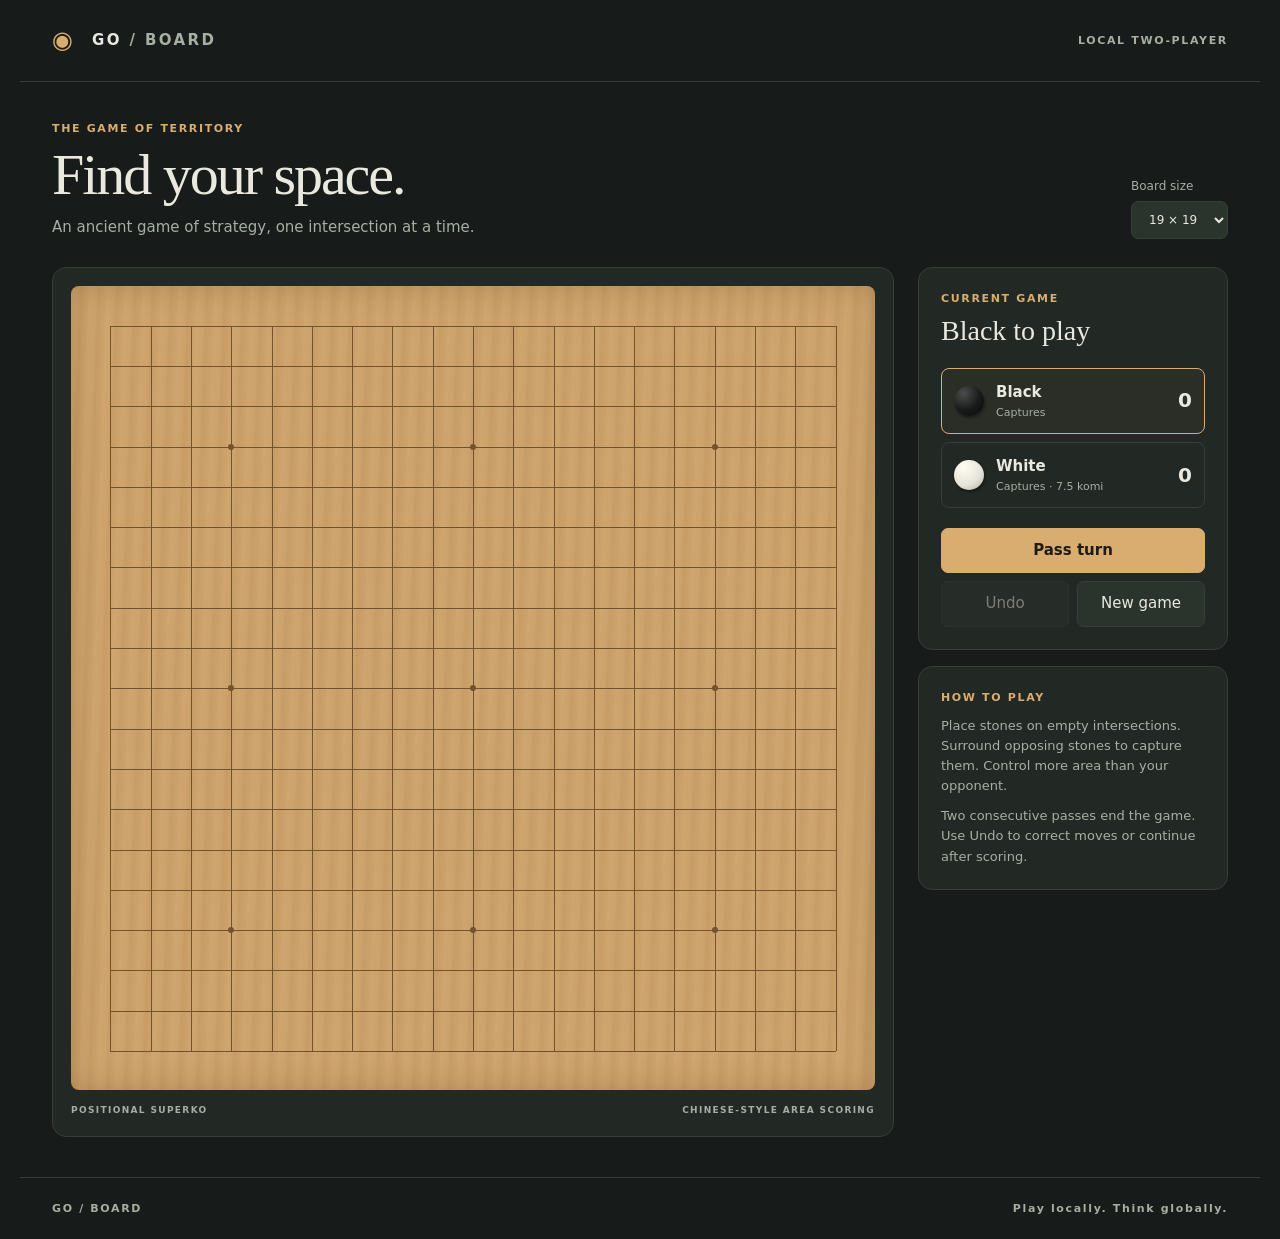
<file: index.html>
<!doctype html>
<html lang="en"><head><meta charset="utf-8"><meta name="viewport" content="width=device-width, initial-scale=1"><meta name="theme-color" content="#171b19"><title>Go / Board</title><link rel="stylesheet" href="./style.css"><script src="./rules.js" defer></script><script src="./app.js" defer></script></head>
<body><header class="top"><a class="brand" href="./index.html" aria-label="Go home"><span class="mark">◉</span> GO<span class="subbrand"> / BOARD</span></a><span class="tag">LOCAL TWO-PLAYER</span></header>
<main><section class="intro"><div><p class="eyebrow">THE GAME OF TERRITORY</p><h1>Find your space.</h1><p class="lead">An ancient game of strategy, one intersection at a time.</p></div><label class="size">Board size <select id="size"><option value="9">9 × 9</option><option value="13">13 × 13</option><option value="19" selected>19 × 19</option></select></label></section>
<div class="workspace"><section class="board-panel" aria-label="Game board"><div class="board-shell"><div id="board" class="board" role="group" aria-label="Go intersections"></div></div><div class="board-footer"><span>POSITIONAL SUPERKO</span><span>CHINESE-STYLE AREA SCORING</span></div></section>
<aside class="sidebar"><section class="panel"><p class="eyebrow">CURRENT GAME</p><div id="status" class="status" aria-live="polite">Loading…</div><div class="players"><div class="player" id="black-player"><span class="stone black"></span><div><strong>Black</strong><small>Captures</small></div><b id="black-captures">0</b></div><div class="player" id="white-player"><span class="stone white"></span><div><strong>White</strong><small>Captures · 7.5 komi</small></div><b id="white-captures">0</b></div></div><div class="actions"><button id="pass" class="primary">Pass turn</button><button id="undo">Undo</button><button id="restart">New game</button></div><p id="notice" class="notice" role="status"></p></section>
<section class="panel score-panel" id="result" hidden><p class="eyebrow">FINAL AREA SCORE</p><div class="score-row"><span>Black</span><strong id="black-score">0</strong></div><div class="score-row"><span>White</span><strong id="white-score">0</strong></div><p class="muted">Includes stones and surrounded empty points. Dead stones are not automatically adjudicated.</p></section>
<section class="panel rules"><p class="eyebrow">HOW TO PLAY</p><p>Place stones on empty intersections. Surround opposing stones to capture them. Control more area than your opponent.</p><p>Two consecutive passes end the game. Use Undo to correct moves or continue after scoring.</p></section></aside></div></main><footer>GO / BOARD <span>Play locally. Think globally.</span></footer></body></html>
</file>
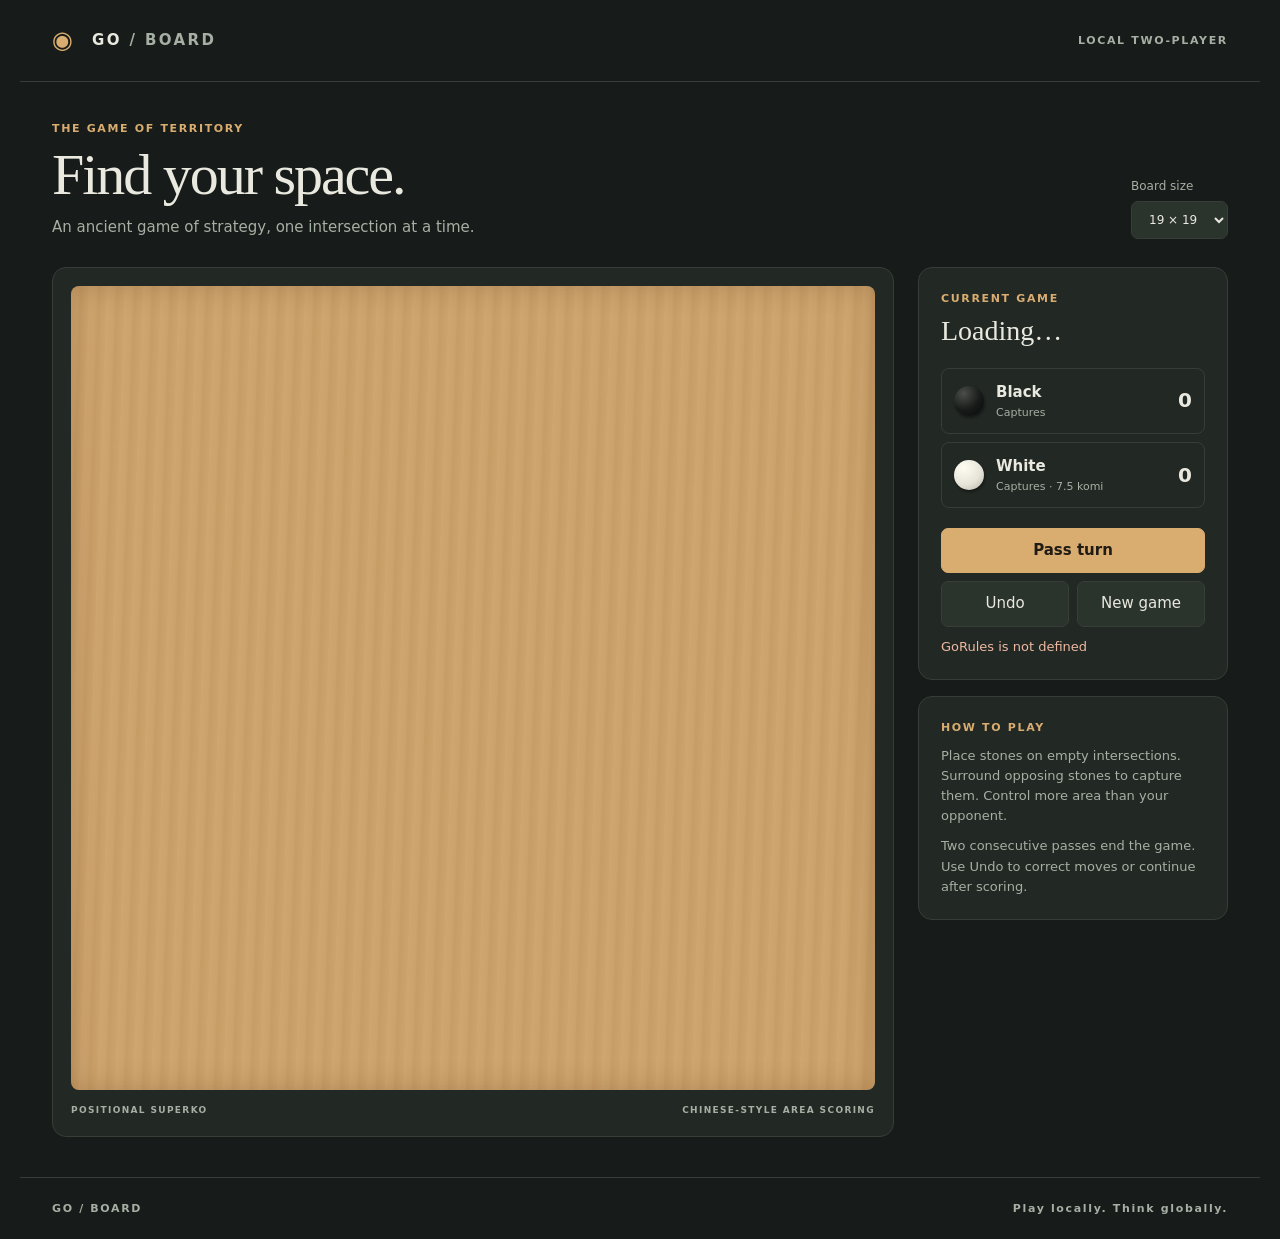
<file: static/index.html>
<!doctype html>
<html lang="en"><head><meta charset="utf-8"><meta name="viewport" content="width=device-width, initial-scale=1"><meta name="theme-color" content="#171b19"><title>Go / Board</title><link rel="stylesheet" href="/style.css"><script src="/app.js" defer></script></head>
<body><header class="top"><a class="brand" href="/" aria-label="Go home"><span class="mark">◉</span> GO<span class="subbrand"> / BOARD</span></a><span class="tag">LOCAL TWO-PLAYER</span></header>
<main><section class="intro"><div><p class="eyebrow">THE GAME OF TERRITORY</p><h1>Find your space.</h1><p class="lead">An ancient game of strategy, one intersection at a time.</p></div><label class="size">Board size <select id="size"><option value="9">9 × 9</option><option value="13">13 × 13</option><option value="19" selected>19 × 19</option></select></label></section>
<div class="workspace"><section class="board-panel" aria-label="Game board"><div class="board-shell"><div id="board" class="board" role="group" aria-label="Go intersections"></div></div><div class="board-footer"><span>POSITIONAL SUPERKO</span><span>CHINESE-STYLE AREA SCORING</span></div></section>
<aside class="sidebar"><section class="panel"><p class="eyebrow">CURRENT GAME</p><div id="status" class="status" aria-live="polite">Loading…</div><div class="players"><div class="player" id="black-player"><span class="stone black"></span><div><strong>Black</strong><small>Captures</small></div><b id="black-captures">0</b></div><div class="player" id="white-player"><span class="stone white"></span><div><strong>White</strong><small>Captures · 7.5 komi</small></div><b id="white-captures">0</b></div></div><div class="actions"><button id="pass" class="primary">Pass turn</button><button id="undo">Undo</button><button id="restart">New game</button></div><p id="notice" class="notice" role="status"></p></section>
<section class="panel score-panel" id="result" hidden><p class="eyebrow">FINAL AREA SCORE</p><div class="score-row"><span>Black</span><strong id="black-score">0</strong></div><div class="score-row"><span>White</span><strong id="white-score">0</strong></div><p class="muted">Includes stones and surrounded empty points. Dead stones are not automatically adjudicated.</p></section>
<section class="panel rules"><p class="eyebrow">HOW TO PLAY</p><p>Place stones on empty intersections. Surround opposing stones to capture them. Control more area than your opponent.</p><p>Two consecutive passes end the game. Use Undo to correct moves or continue after scoring.</p></section></aside></div></main><footer>GO / BOARD <span>Play locally. Think globally.</span></footer></body></html>
</file>
<file: style.css>
:root{color-scheme:dark;--bg:#171b19;--panel:#222824;--border:#363e37;--text:#e9e9df;--muted:#a6afa3;--accent:#d9ad70;--wood:#cda36c;--line:#76512d}*{box-sizing:border-box}body{margin:0;background:var(--bg);color:var(--text);font:15px/1.55 system-ui,-apple-system,sans-serif}button,select{font:inherit}button:focus-visible,select:focus-visible,a:focus-visible{outline:3px solid #f4d397;outline-offset:3px}.top,footer{max-width:1240px;margin:auto;padding:22px 32px;display:flex;justify-content:space-between;align-items:center}.top{border-bottom:1px solid var(--border)}.brand{font-weight:800;letter-spacing:.16em;color:var(--text);text-decoration:none}.mark{color:var(--accent);font-size:24px;vertical-align:middle;margin-right:9px}.subbrand,.tag,footer{color:var(--muted)}.tag,.eyebrow,.board-footer,footer{font-size:11px;letter-spacing:.15em;font-weight:700}main{max-width:1240px;margin:auto;padding:38px 32px 24px}.intro{display:flex;justify-content:space-between;align-items:end;gap:20px;margin-bottom:28px}.eyebrow{color:var(--accent);margin:0 0 8px}h1{font:normal clamp(34px,5vw,58px)/1.05 Georgia,serif;margin:0 0 10px;letter-spacing:-.035em}.lead{color:var(--muted);margin:0}.size{display:grid;gap:6px;color:var(--muted);font-size:12px;white-space:nowrap}select,button:not(.point){border:1px solid var(--border);border-radius:7px;background:#2b332d;color:var(--text);padding:10px 13px;cursor:pointer}.workspace{display:grid;grid-template-columns:minmax(0,1fr) 310px;gap:24px;align-items:start}.board-panel,.panel{background:var(--panel);border:1px solid var(--border);border-radius:14px}.board-panel{padding:18px}.board-shell{padding:clamp(8px,1.5vw,20px);border-radius:8px;background:repeating-linear-gradient(92deg,#ffffff08 0px,#ffffff00 7px,#6a3a1510 10px,#ffffff00 18px),var(--wood);box-shadow:inset 0 0 28px #5f391844}.board{display:grid;grid-template-columns:repeat(var(--n,19),1fr);aspect-ratio:1;touch-action:manipulation}.point{position:relative;display:grid;place-items:center;border:0;background:none;padding:0;min-width:0;cursor:pointer;isolation:isolate;aspect-ratio:1}.point::before,.point::after{content:"";position:absolute;background:var(--line);z-index:-1;pointer-events:none}.point::before{height:1px;left:0;right:0;top:50%}.point::after{width:1px;top:0;bottom:0;left:50%}.point.left::before{left:50%}.point.right::before{right:50%}.point.top-edge::after{top:50%}.point.bottom::after{bottom:50%}.star{position:absolute;width:15%;aspect-ratio:1;border-radius:50%;background:var(--line);pointer-events:none}.stone{display:inline-block;border-radius:50%;aspect-ratio:1;box-shadow:1px 2px 3px #0006}.point .stone{width:91%;z-index:1;position:relative;pointer-events:none}.black{background:radial-gradient(circle at 32% 25%,#4a4d49,#171a18 55%,#080a09)}.white{background:radial-gradient(circle at 32% 25%,#fffdf2,#e6e3d8 58%,#b3b0a5)}.point.last .stone::after{content:"";position:absolute;inset:34%;border:1.5px solid #b48b50;border-radius:50%}.point.empty:hover::marker{content:""}.point.empty:hover .ghost{display:block}.ghost{display:none;opacity:.4;width:85%;z-index:1;pointer-events:none}.point:focus-visible{outline:2px solid #3e321b;outline-offset:-2px;z-index:2}.board-footer{display:flex;justify-content:space-between;gap:8px;color:var(--muted);padding-top:14px;font-size:9px}.sidebar{display:grid;gap:16px}.panel{padding:22px}.status{font:normal 28px/1.15 Georgia,serif;margin:8px 0 20px}.players{display:grid;gap:8px}.player{display:flex;align-items:center;gap:12px;border:1px solid var(--border);border-radius:8px;padding:12px}.player.active{border-color:var(--accent);background:#d9ad700b}.player .stone{width:30px;flex:none}.player strong,.player small{display:block}.player small{color:var(--muted);font-size:11px}.player b{margin-left:auto;font-size:20px}.actions{display:grid;grid-template-columns:1fr 1fr;gap:8px;margin-top:20px}.actions .primary{grid-column:1/-1;background:var(--accent);color:#201b14;border-color:var(--accent);font-weight:750}button:not(.point):hover{filter:brightness(1.13)}button:disabled{opacity:.45;cursor:default}.notice{margin:10px 0 0;color:#efb9a2;font-size:13px;min-height:1.3em}.notice:empty{display:none}.rules p:not(.eyebrow),.muted{color:var(--muted);font-size:13px;margin:10px 0 0}.score-row{display:flex;justify-content:space-between;padding:8px 0;border-bottom:1px solid var(--border)}[hidden]{display:none!important}footer{border-top:1px solid var(--border);margin-top:16px} @media(max-width:800px){.workspace{grid-template-columns:1fr}.sidebar{grid-template-columns:1fr 1fr}.score-panel{grid-column:1/-1}}@media(max-width:520px){main{padding:24px 12px}.top,footer{padding:16px 12px}.intro{align-items:start;flex-direction:column}.sidebar{grid-template-columns:1fr}.board-panel{padding:8px}.board-footer{font-size:8px}.tag{font-size:9px}.panel{padding:16px}.lead{font-size:13px}}
</file>
